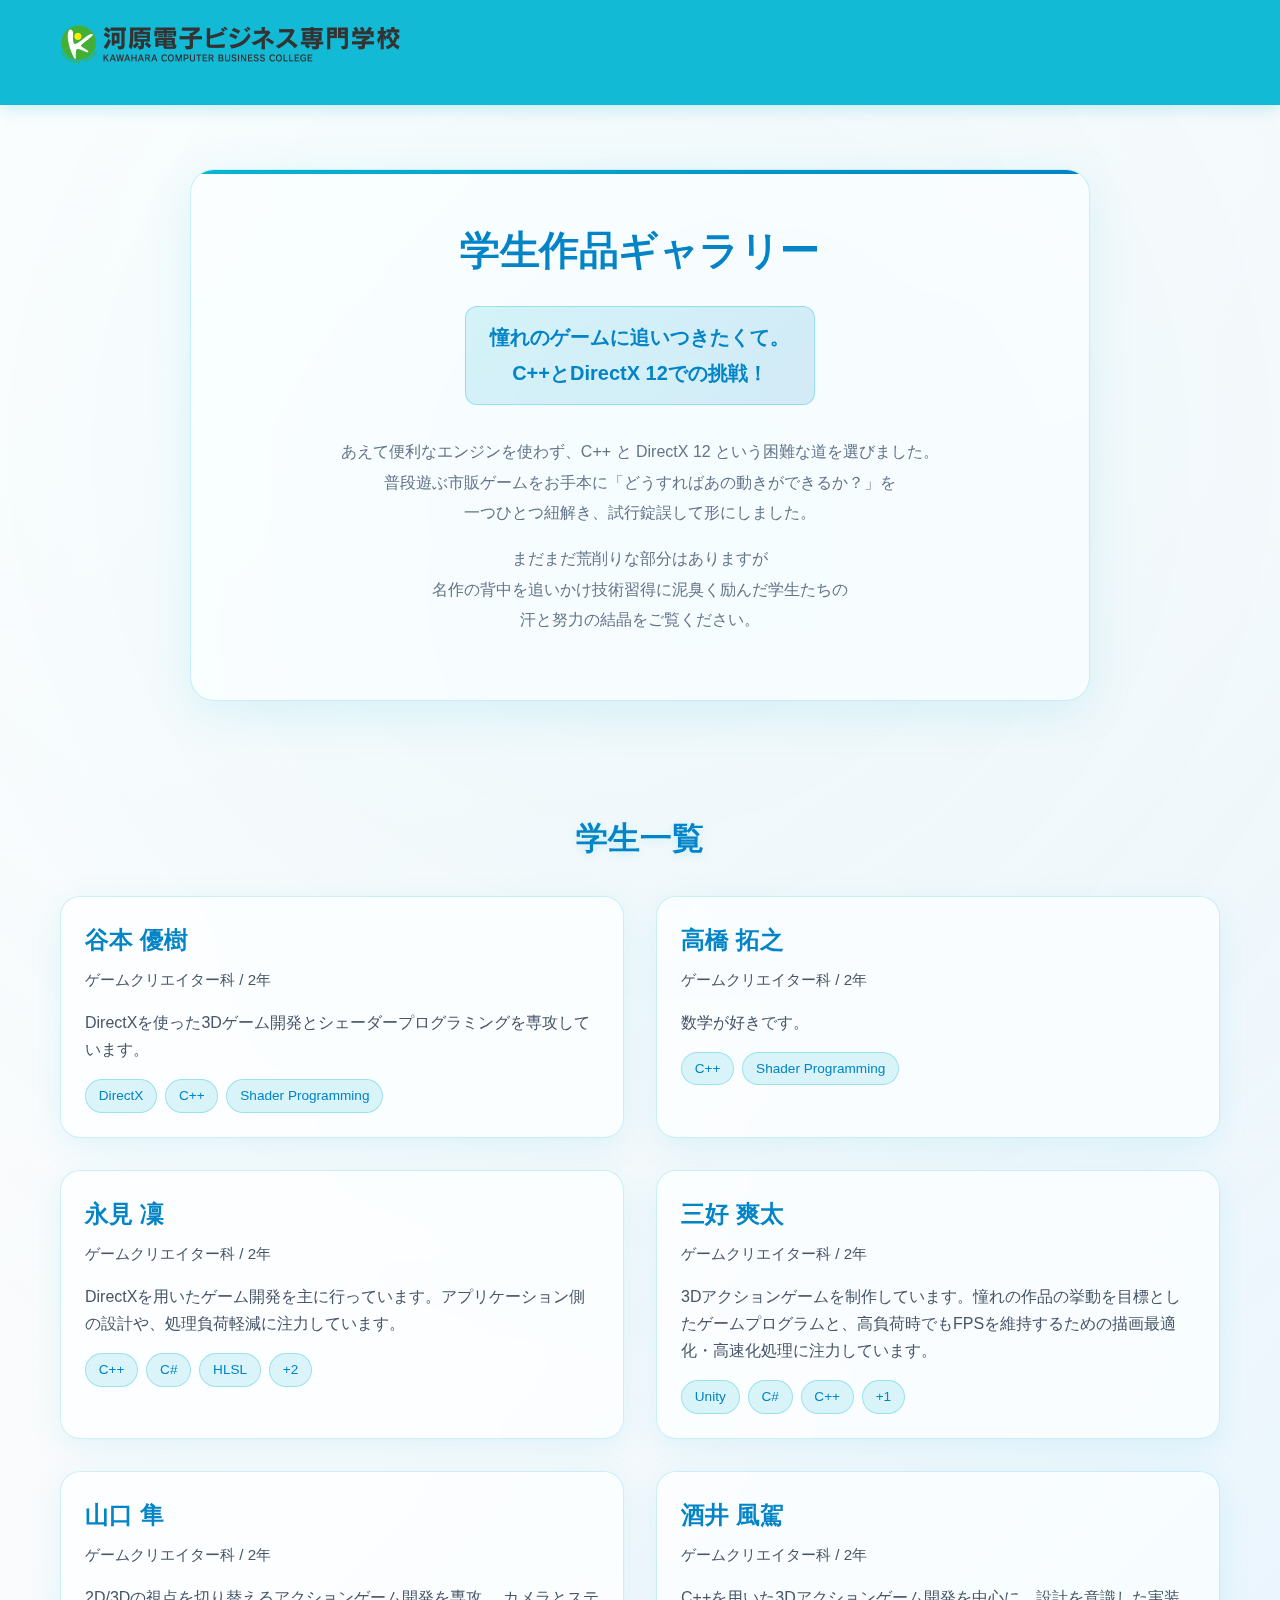
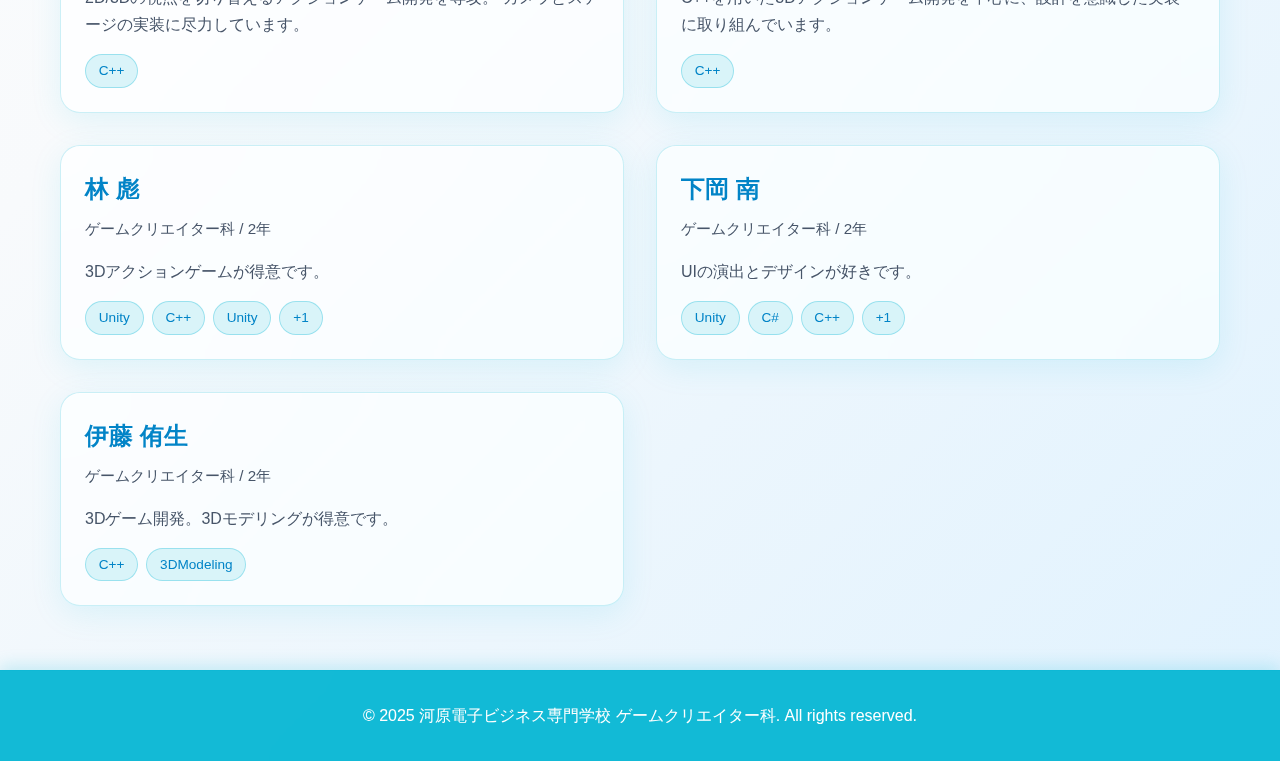
<file: index.html>
<!DOCTYPE html>
<html lang="ja">
<head>
    <meta charset="UTF-8">
    <meta name="viewport" content="width=device-width, initial-scale=1.0">
    <title>河原電子ビジネス専門学校 - ゲームクリエイター科ポートフォリオ</title>
    <link rel="icon" href="assets/favicon.png" type="image/png">
    <link rel="stylesheet" href="styles.css">
</head>
<body>
    <header>
        <div class="container">
            <div class="logo-area">
                <a href="./" class="logo-link">
                    <img src="assets/pic_logo.png" alt="河原電子ビジネス専門学校" class="logo-image">
                </a>
            </div>
        </div>
    </header>

    <main>
        <section class="hero">
            <div class="container">
                <div class="hero-card">
                    <h2>学生作品ギャラリー</h2>
                    <p class="hero-description">
                        <span class="hero-highlight">憧れのゲームに追いつきたくて。<br>C++とDirectX 12での挑戦！</span>
                    </p>
                    <p class="hero-subtext">
                        あえて便利なエンジンを使わず、C++ と DirectX 12 という困難な道を選びました。<br>
                        普段遊ぶ市販ゲームをお手本に「どうすればあの動きができるか？」を<br>
                        一つひとつ紐解き、試行錠誤して形にしました。
                    </p>
                    <p class="hero-subtext">
                        まだまだ荒削りな部分はありますが<br>
                        名作の背中を追いかけ技術習得に泥臭く励んだ学生たちの<br>
                        汗と努力の結晶をご覧ください。
                    </p>
                </div>
            </div>
        </section>

        <section class="students-section">
            <div class="container">
                <h2>学生一覧</h2>
                <div id="students-grid" class="students-grid">
                    <!-- JavaScript で動的に学生カードが挿入されます -->
                </div>
            </div>
        </section>
    </main>

    <footer>
        <div class="container">
            <p>&copy; 2025 河原電子ビジネス専門学校 ゲームクリエイター科. All rights reserved.</p>
        </div>
    </footer>

    <script src="script.js"></script>
</body>
</html>
</file>
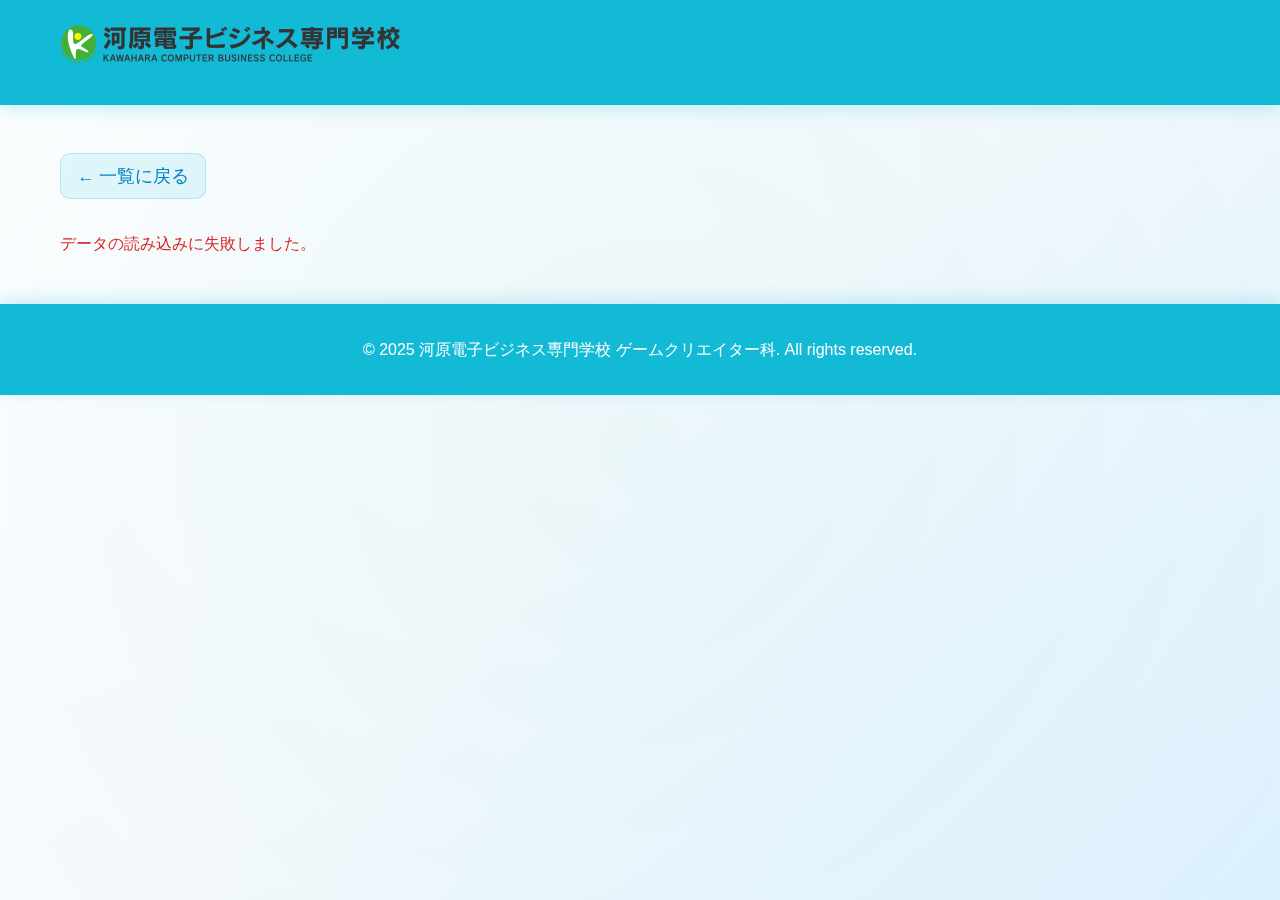
<file: student/index.html>
<!DOCTYPE html>
<html lang="ja">
<head>
    <meta charset="UTF-8">
    <meta name="viewport" content="width=device-width, initial-scale=1.0">
    <title>学生詳細 - 河原電子ビジネス専門学校</title>
    <link rel="icon" href="../assets/favicon.png" type="image/png">
    <link rel="stylesheet" href="../styles.css">
</head>
<body>
    <header>
        <div class="container">
            <div class="logo-area">
                <a href="../" class="logo-link">
                    <img src="../assets/pic_logo.png" alt="河原電子ビジネス専門学校" class="logo-image">
                </a>
            </div>
        </div>
    </header>

    <main>
        <section class="student-detail">
            <div class="container">
                <a href="../" class="back-link">← 一覧に戻る</a>
                
                <div id="student-content">
                    <!-- JavaScript で動的に学生詳細が挿入されます -->
                </div>
            </div>
        </section>
    </main>

    <footer>
        <div class="container">
            <p>&copy; 2025 河原電子ビジネス専門学校 ゲームクリエイター科. All rights reserved.</p>
        </div>
    </footer>

    <script src="../student.js"></script>
</body>
</html>
</file>
<file: styles.css>
/* リセット & ベーススタイル */
* {
    margin: 0;
    padding: 0;
    box-sizing: border-box;
}

body {
    font-family: -apple-system, BlinkMacSystemFont, 'Segoe UI', 'Helvetica Neue', Arial, sans-serif;
    line-height: 1.6;
    color: #1a1a1a;
    background: linear-gradient(135deg, #ffffff 0%, #f8fafc 50%, #e0f2fe 100%);
    min-height: 100vh;
    position: relative;
    overflow-x: hidden;
}

body::before {
    content: '';
    position: fixed;
    top: -50%;
    left: -50%;
    width: 200%;
    height: 200%;
    background: radial-gradient(circle, rgba(6, 182, 212, 0.05) 0%, transparent 70%);
    animation: floating 20s ease-in-out infinite;
    pointer-events: none;
    z-index: 0;
}

@keyframes floating {
    0%, 100% { transform: translate(0, 0) rotate(0deg); }
    25% { transform: translate(5%, 5%) rotate(90deg); }
    50% { transform: translate(-5%, 5%) rotate(180deg); }
    75% { transform: translate(-5%, -5%) rotate(270deg); }
}

.container {
    max-width: 1200px;
    margin: 0 auto;
    padding: 0 20px;
}

/* ヘッダー */
header {
    background: rgba(6, 182, 212, 0.95);
    backdrop-filter: blur(20px) saturate(180%);
    -webkit-backdrop-filter: blur(20px) saturate(180%);
    border-bottom: 1px solid rgba(6, 182, 212, 0.3);
    color: white;
    padding: 1.5rem 0;
    position: relative;
    z-index: 10;
    box-shadow: 0 4px 16px rgba(6, 182, 212, 0.2);
}

.logo-area {
    display: flex;
    align-items: center;
    gap: 1.5rem;
    margin-bottom: 0.5rem;
}

.logo-link {
    display: inline-block;
    transition: opacity 0.3s ease;
    cursor: pointer;
}

.logo-link:hover {
    opacity: 0.8;
}

.logo-image {
    max-height: 40px;
    height: auto;
    width: auto;
    max-width: 100%;
    object-fit: contain;
}

.logo-icon {
    font-size: 4rem;
    width: 80px;
    height: 80px;
    display: flex;
    align-items: center;
    justify-content: center;
    background: rgba(255, 255, 255, 0.2);
    backdrop-filter: blur(10px);
    border-radius: 20px;
    border: 2px solid rgba(255, 255, 255, 0.3);
}

.logo-text h1 {
    font-size: 1.8rem;
    font-weight: 700;
    margin: 0;
    color: #ffffff;
    text-shadow: 0 2px 10px rgba(0, 0, 0, 0.2);
}

.school-name-en {
    font-size: 0.9rem;
    color: #e0f2fe;
    margin: 0.3rem 0 0 0;
    opacity: 0.95;
}

.tagline {
    font-size: 1.1rem;
    color: #e0f2fe;
    opacity: 0.95;
}

/* ヒーローセクション */
.hero {
    padding: 4rem 0;
    text-align: center;
    position: relative;
    z-index: 1;
}

.hero-card {
    background: rgba(255, 255, 255, 0.6);
    backdrop-filter: blur(30px) saturate(180%);
    -webkit-backdrop-filter: blur(30px) saturate(180%);
    border: 1px solid rgba(6, 182, 212, 0.2);
    border-radius: 24px;
    padding: 3rem;
    max-width: 900px;
    margin: 0 auto;
    box-shadow: 0 12px 48px rgba(6, 182, 212, 0.12),
                inset 0 1px 0 rgba(255, 255, 255, 0.4);
    position: relative;
    overflow: hidden;
}

.hero-card::before {
    content: '';
    position: absolute;
    top: 0;
    left: 0;
    right: 0;
    height: 4px;
    background: linear-gradient(90deg, #06b6d4, #0284c7, #06b6d4);
    background-size: 200% 100%;
    animation: gradientShift 3s ease infinite;
}

@keyframes gradientShift {
    0%, 100% { background-position: 0% 50%; }
    50% { background-position: 100% 50%; }
}

.hero-badge {
    display: inline-block;
    background: linear-gradient(135deg, rgba(6, 182, 212, 0.15), rgba(2, 132, 199, 0.15));
    color: #0284c7;
    padding: 0.5rem 1.5rem;
    border-radius: 50px;
    font-size: 0.9rem;
    font-weight: 600;
    margin-bottom: 1.5rem;
    border: 1px solid rgba(6, 182, 212, 0.3);
    letter-spacing: 0.5px;
}

.hero h2 {
    font-size: 2.5rem;
    color: #0284c7;
    margin-bottom: 1.5rem;
    font-weight: 700;
    letter-spacing: -0.5px;
}

.hero-description {
    font-size: 1.3rem;
    color: #0284c7;
    max-width: 700px;
    margin: 0 auto 2rem;
    line-height: 2;
    font-weight: 600;
}

.hero-highlight {
    display: inline-block;
    background: linear-gradient(135deg, rgba(6, 182, 212, 0.15), rgba(2, 132, 199, 0.15));
    padding: 0.8rem 1.5rem;
    border-radius: 12px;
    border: 1px solid rgba(6, 182, 212, 0.3);
    font-size: 1.25rem;
    line-height: 1.8;
}

.hero-subtext {
    font-size: 1rem;
    color: #64748b;
    max-width: 700px;
    margin: 1rem auto;
    line-height: 1.9;
}

/* 学生一覧セクション */
.students-section {
    padding: 3rem 0 4rem;
    position: relative;
    z-index: 1;
}

.students-section h2 {
    font-size: 2rem;
    color: #0284c7;
    margin-bottom: 2rem;
    text-align: center;
    text-shadow: 0 2px 10px rgba(6, 182, 212, 0.2);
}

.students-grid {
    display: grid;
    grid-template-columns: repeat(2, 1fr);
    gap: 2rem;
    margin-top: 2rem;
}

/* 学生カード - Liquid Glass */
.student-card {
    background: rgba(255, 255, 255, 0.7);
    backdrop-filter: blur(20px) saturate(180%);
    -webkit-backdrop-filter: blur(20px) saturate(180%);
    border: 1px solid rgba(6, 182, 212, 0.2);
    border-radius: 20px;
    padding: 1.5rem;
    box-shadow: 0 8px 32px rgba(6, 182, 212, 0.1),
                inset 0 1px 0 rgba(255, 255, 255, 0.5);
    transition: all 0.4s cubic-bezier(0.4, 0, 0.2, 1);
    cursor: pointer;
    position: relative;
    overflow: hidden;
}

.student-card::before {
    content: '';
    position: absolute;
    top: 0;
    left: -100%;
    width: 100%;
    height: 100%;
    background: linear-gradient(90deg, transparent, rgba(6, 182, 212, 0.15), transparent);
    transition: left 0.5s;
}

.student-card:hover::before {
    left: 100%;
}

.student-card:hover {
    transform: translateY(-8px);
    box-shadow: 0 16px 48px rgba(6, 182, 212, 0.3),
                inset 0 1px 0 rgba(255, 255, 255, 0.7);
    border-color: rgba(6, 182, 212, 0.5);
    background: rgba(255, 255, 255, 0.9);
}

.student-card h3 {
    font-size: 1.5rem;
    color: #0284c7;
    margin-bottom: 0.5rem;
    position: relative;
    z-index: 1;
}

.student-info {
    color: #0891b2;
    font-size: 0.95rem;
    margin-bottom: 1rem;
}

.student-card p {
    color: #475569;
    line-height: 1.7;
    margin-bottom: 1rem;
}

.student-skills {
    display: flex;
    flex-wrap: wrap;
    gap: 0.5rem;
    margin-top: 1rem;
}

.skill-tag {
    background: rgba(6, 182, 212, 0.15);
    backdrop-filter: blur(10px);
    border: 1px solid rgba(6, 182, 212, 0.3);
    color: #0284c7;
    padding: 0.3rem 0.8rem;
    border-radius: 20px;
    font-size: 0.85rem;
    font-weight: 500;
}

/* 学生詳細ページ */
.student-detail {
    padding: 3rem 0;
    position: relative;
    z-index: 1;
}

.back-link {
    display: inline-block;
    color: #0284c7;
    text-decoration: none;
    font-size: 1.1rem;
    margin-bottom: 2rem;
    transition: all 0.3s ease;
    padding: 0.5rem 1rem;
    background: rgba(6, 182, 212, 0.1);
    backdrop-filter: blur(10px);
    border-radius: 10px;
    border: 1px solid rgba(6, 182, 212, 0.2);
}

.back-link:hover {
    color: #0891b2;
    background: rgba(6, 182, 212, 0.2);
    border-color: rgba(6, 182, 212, 0.4);
    transform: translateX(-5px);
}

.detail-card {
    background: rgba(255, 255, 255, 0.7);
    backdrop-filter: blur(20px) saturate(180%);
    -webkit-backdrop-filter: blur(20px) saturate(180%);
    border: 1px solid rgba(6, 182, 212, 0.2);
    border-radius: 24px;
    padding: 3rem;
    box-shadow: 0 8px 32px rgba(6, 182, 212, 0.2),
                inset 0 1px 0 rgba(255, 255, 255, 0.5);
}

.detail-header {
    border-bottom: 2px solid rgba(6, 182, 212, 0.3);
    padding-bottom: 1.5rem;
    margin-bottom: 2rem;
}

.detail-header h2 {
    font-size: 2.5rem;
    color: #0284c7;
    margin-bottom: 0.5rem;
    text-shadow: 0 2px 10px rgba(6, 182, 212, 0.2);
}

.detail-meta {
    color: #0891b2;
    font-size: 1.1rem;
}

.detail-section {
    margin-bottom: 2.5rem;
}

.detail-section h3 {
    font-size: 1.5rem;
    color: #0284c7;
    margin-bottom: 1rem;
}

.detail-section p {
    color: #475569;
    line-height: 1.8;
    font-size: 1.05rem;
}

.skills-list {
    display: flex;
    flex-wrap: wrap;
    gap: 0.8rem;
}

.skill-badge {
    background: rgba(6, 182, 212, 0.2);
    backdrop-filter: blur(10px);
    border: 1px solid rgba(6, 182, 212, 0.4);
    color: #0284c7;
    padding: 0.6rem 1.2rem;
    border-radius: 25px;
    font-size: 0.95rem;
    font-weight: 500;
    box-shadow: 0 4px 12px rgba(6, 182, 212, 0.2);
}

.portfolio-item {
    background: rgba(6, 182, 212, 0.08);
    backdrop-filter: blur(10px);
    border: 1px solid rgba(6, 182, 212, 0.25);
    border-radius: 16px;
    padding: 1.5rem;
    margin-bottom: 1rem;
    transition: all 0.3s ease;
}

.portfolio-item:hover {
    background: rgba(6, 182, 212, 0.15);
    border-color: rgba(6, 182, 212, 0.4);
    transform: translateX(5px);
}

.portfolio-item h4 {
    color: #0284c7;
    font-size: 1.2rem;
    margin-bottom: 0.5rem;
}

.portfolio-item p {
    color: #475569;
    margin-bottom: 1rem;
}

.portfolio-button {
    display: inline-block;
    background: rgba(6, 182, 212, 0.9);
    backdrop-filter: blur(10px);
    border: 1px solid rgba(6, 182, 212, 0.5);
    color: #ffffff;
    padding: 0.8rem 2rem;
    border-radius: 12px;
    text-decoration: none;
    font-size: 1rem;
    font-weight: 600;
    transition: all 0.3s ease;
    box-shadow: 0 4px 12px rgba(6, 182, 212, 0.3);
}

.portfolio-button:hover {
    background: rgba(6, 182, 212, 1);
    transform: translateY(-2px);
    box-shadow: 0 6px 20px rgba(6, 182, 212, 0.4);
    border-color: rgba(6, 182, 212, 0.7);
}

/* フッター */
footer {
    background: rgba(6, 182, 212, 0.95);
    backdrop-filter: blur(20px);
    border-top: 1px solid rgba(6, 182, 212, 0.3);
    color: #ffffff;
    text-align: center;
    padding: 2rem 0;
    margin-top: auto;
    position: relative;
    z-index: 10;
    box-shadow: 0 -4px 16px rgba(6, 182, 212, 0.2);
}

/* レスポンシブデザイン */
@media (max-width: 768px) {
    .students-grid {
        grid-template-columns: 1fr;
        gap: 1.5rem;
    }

    header h1 {
        font-size: 2rem;
    }

    .hero h2 {
        font-size: 1.6rem;
    }

    .detail-card {
        padding: 2rem;
    }

    .detail-header h2 {
        font-size: 2rem;
    }
}
</file>
